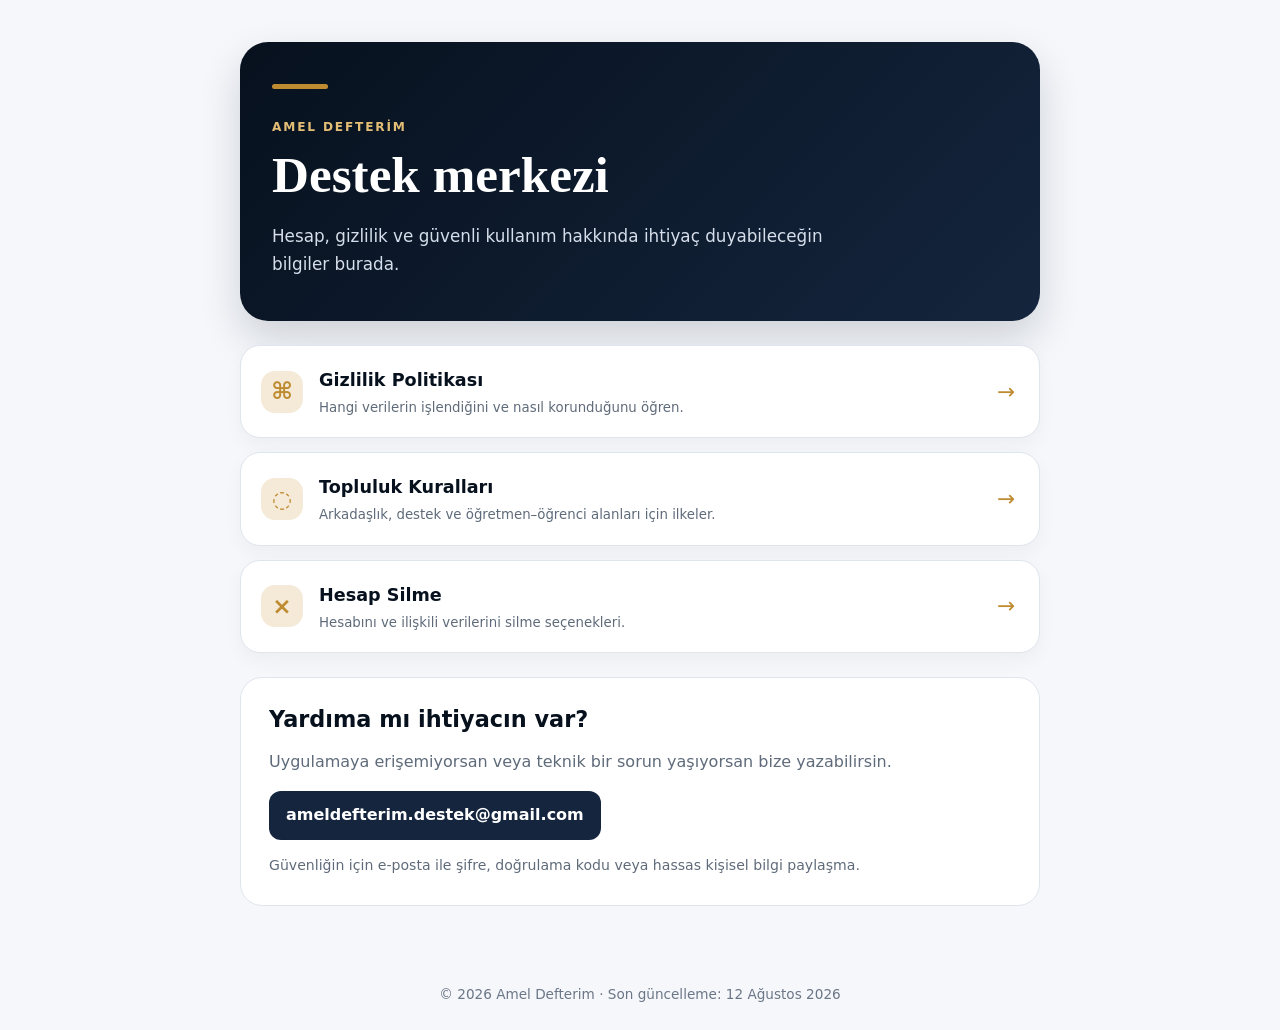
<file: index.html>
<!doctype html>
<html lang="tr">
  <head>
    <meta charset="utf-8">
    <meta name="viewport" content="width=device-width, initial-scale=1">
    <meta name="description" content="Amel Defterim destek, gizlilik ve hesap işlemleri sayfaları.">
    <title>Amel Defterim | Destek</title>
    <link rel="stylesheet" href="style.css">
  </head>
  <body>
    <main class="container">
      <header class="hero">
        <div class="road-mark" aria-hidden="true"></div>
        <p class="eyebrow">AMEL DEFTERİM</p>
        <h1>Destek merkezi</h1>
        <p class="intro">Hesap, gizlilik ve güvenli kullanım hakkında ihtiyaç duyabileceğin bilgiler burada.</p>
      </header>

      <section class="cards" aria-label="Destek bağlantıları">
        <a class="card" href="gizlilik-politikasi.html">
          <span class="icon">⌘</span>
          <span><strong>Gizlilik Politikası</strong><small>Hangi verilerin işlendiğini ve nasıl korunduğunu öğren.</small></span>
          <span class="arrow">→</span>
        </a>
        <a class="card" href="topluluk-kurallari.html">
          <span class="icon">◌</span>
          <span><strong>Topluluk Kuralları</strong><small>Arkadaşlık, destek ve öğretmen–öğrenci alanları için ilkeler.</small></span>
          <span class="arrow">→</span>
        </a>
        <a class="card" href="hesap-silme.html">
          <span class="icon">×</span>
          <span><strong>Hesap Silme</strong><small>Hesabını ve ilişkili verilerini silme seçenekleri.</small></span>
          <span class="arrow">→</span>
        </a>
      </section>

      <section class="help-box">
        <h2>Yardıma mı ihtiyacın var?</h2>
        <p>Uygulamaya erişemiyorsan veya teknik bir sorun yaşıyorsan bize yazabilirsin.</p>
        <a class="button" href="mailto:ameldefterim.destek@gmail.com">ameldefterim.destek@gmail.com</a>
        <p class="hint">Güvenliğin için e-posta ile şifre, doğrulama kodu veya hassas kişisel bilgi paylaşma.</p>
      </section>
    </main>
    <footer>© 2026 Amel Defterim · Son güncelleme: 12 Ağustos 2026</footer>
  </body>
</html>
</file>
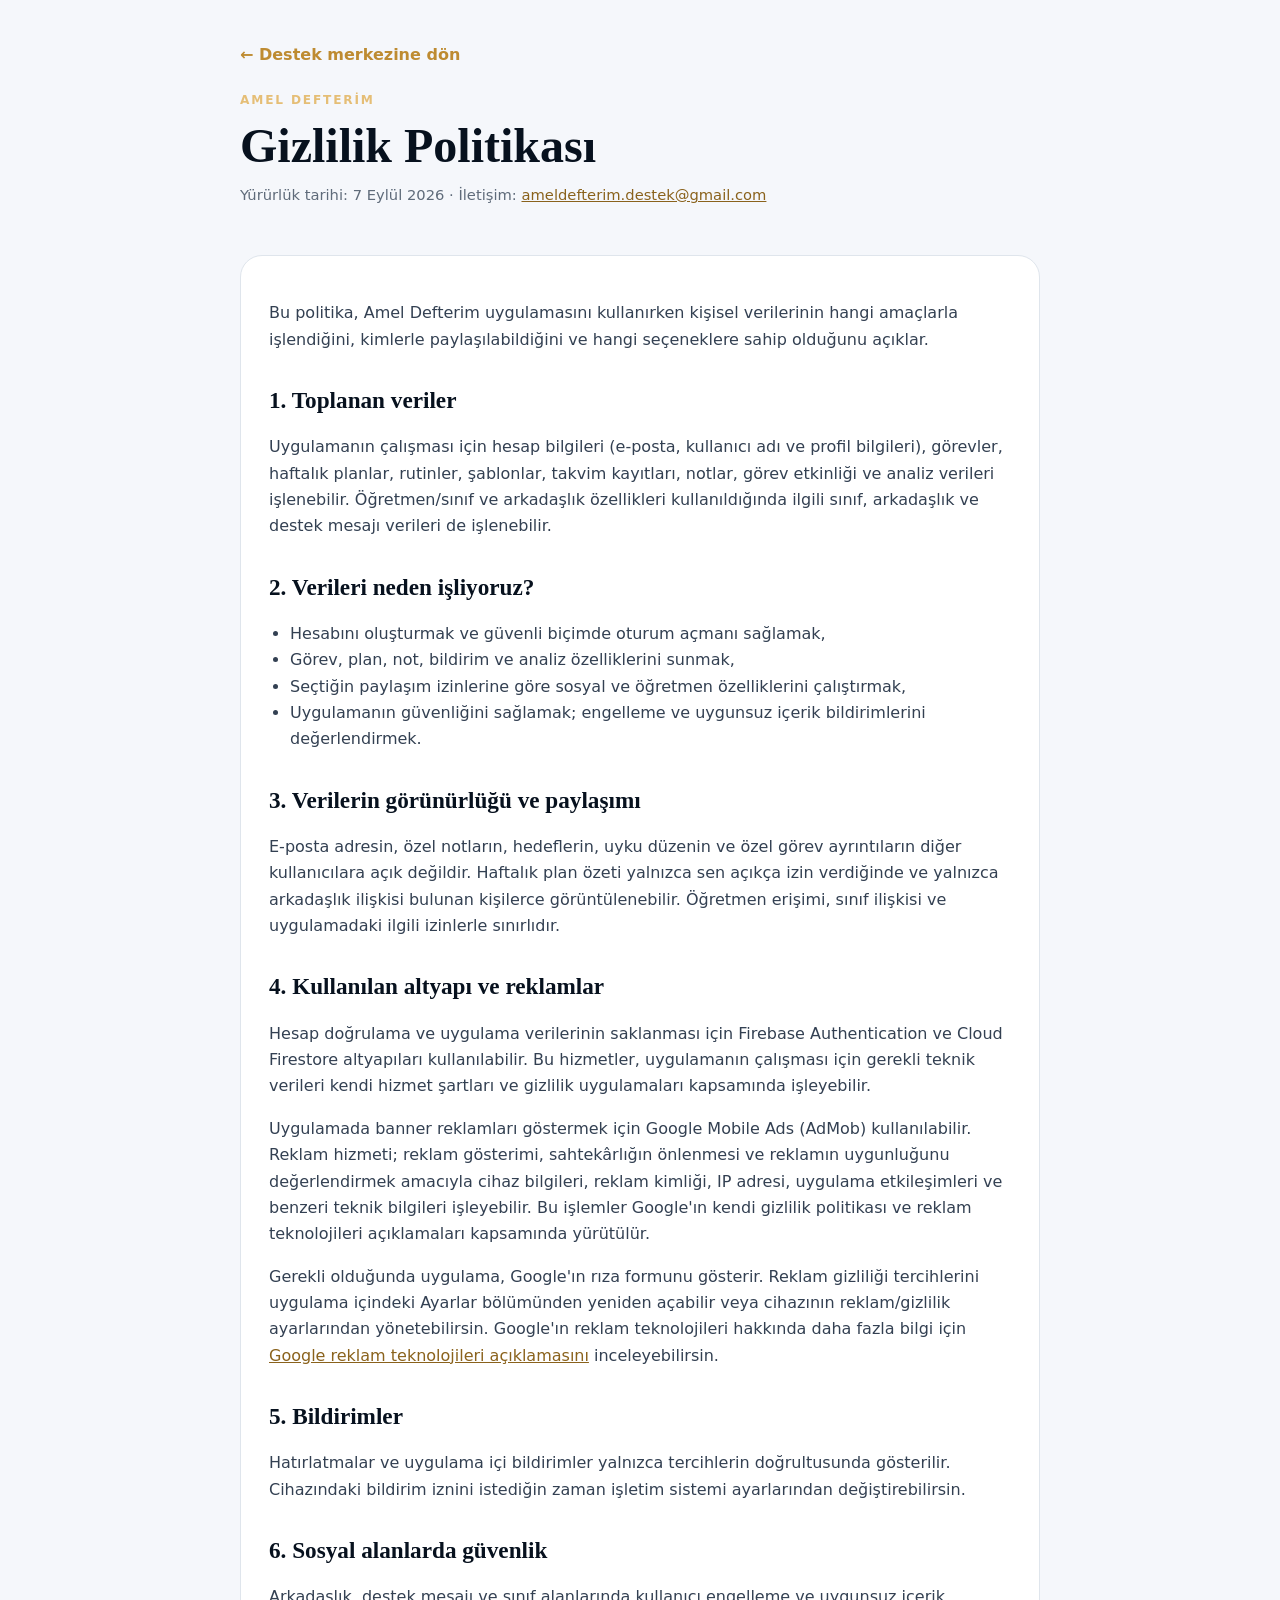
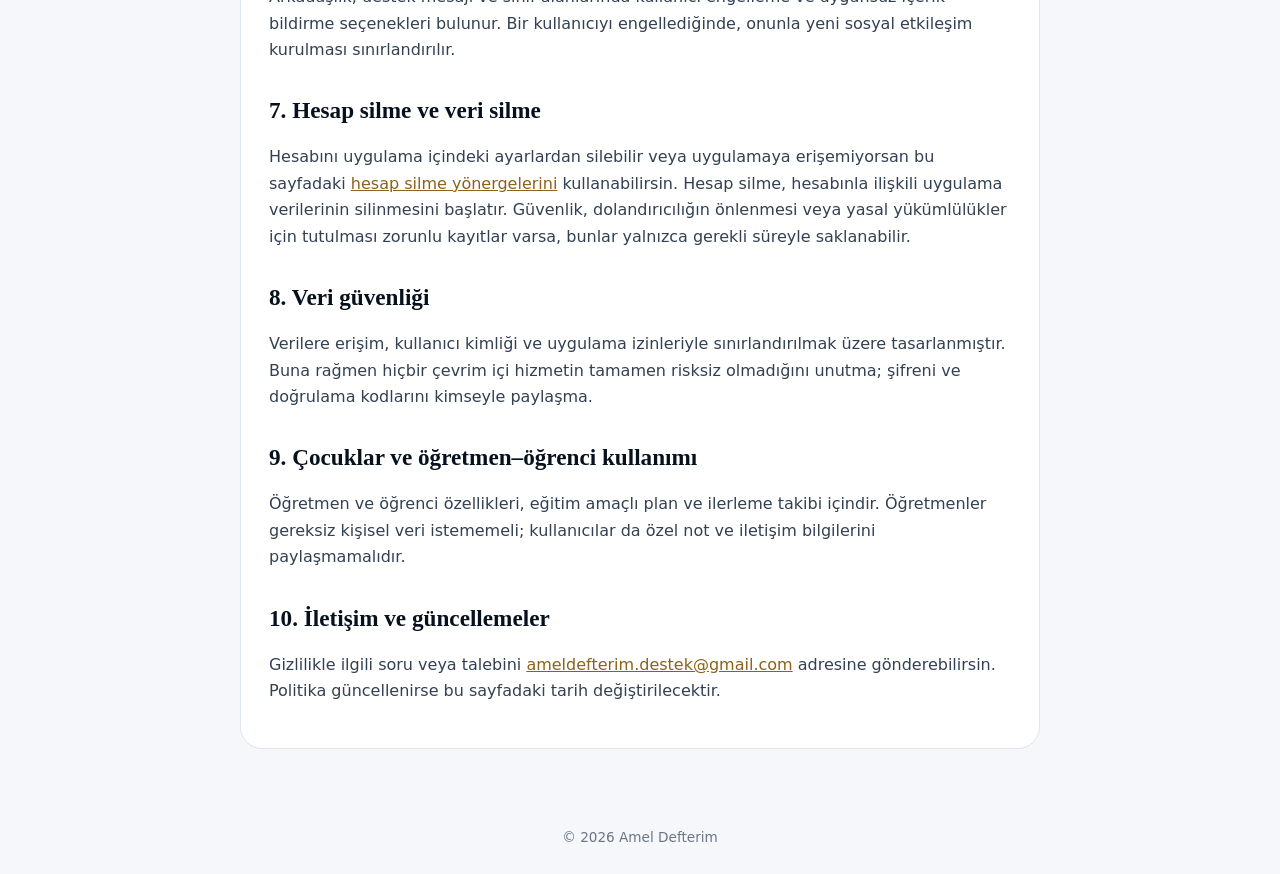
<file: gizlilik-politikasi.html>
<!doctype html>
<html lang="tr"><head><meta charset="utf-8"><meta name="viewport" content="width=device-width, initial-scale=1"><meta name="description" content="Amel Defterim Gizlilik Politikası."><title>Gizlilik Politikası | Amel Defterim</title><link rel="stylesheet" href="style.css"></head>
<body><main class="container"><header class="page-head"><a class="back" href="index.html">← Destek merkezine dön</a><p class="eyebrow">AMEL DEFTERİM</p><h1>Gizlilik Politikası</h1><p class="meta">Yürürlük tarihi: 7 Eylül 2026 · İletişim: <a href="mailto:ameldefterim.destek@gmail.com">ameldefterim.destek@gmail.com</a></p></header>
<article class="article"><p>Bu politika, Amel Defterim uygulamasını kullanırken kişisel verilerinin hangi amaçlarla işlendiğini, kimlerle paylaşılabildiğini ve hangi seçeneklere sahip olduğunu açıklar.</p>
<h2>1. Toplanan veriler</h2><p>Uygulamanın çalışması için hesap bilgileri (e-posta, kullanıcı adı ve profil bilgileri), görevler, haftalık planlar, rutinler, şablonlar, takvim kayıtları, notlar, görev etkinliği ve analiz verileri işlenebilir. Öğretmen/sınıf ve arkadaşlık özellikleri kullanıldığında ilgili sınıf, arkadaşlık ve destek mesajı verileri de işlenebilir.</p>
<h2>2. Verileri neden işliyoruz?</h2><ul><li>Hesabını oluşturmak ve güvenli biçimde oturum açmanı sağlamak,</li><li>Görev, plan, not, bildirim ve analiz özelliklerini sunmak,</li><li>Seçtiğin paylaşım izinlerine göre sosyal ve öğretmen özelliklerini çalıştırmak,</li><li>Uygulamanın güvenliğini sağlamak; engelleme ve uygunsuz içerik bildirimlerini değerlendirmek.</li></ul>
<h2>3. Verilerin görünürlüğü ve paylaşımı</h2><p>E-posta adresin, özel notların, hedeflerin, uyku düzenin ve özel görev ayrıntıların diğer kullanıcılara açık değildir. Haftalık plan özeti yalnızca sen açıkça izin verdiğinde ve yalnızca arkadaşlık ilişkisi bulunan kişilerce görüntülenebilir. Öğretmen erişimi, sınıf ilişkisi ve uygulamadaki ilgili izinlerle sınırlıdır.</p>
<h2>4. Kullanılan altyapı ve reklamlar</h2><p>Hesap doğrulama ve uygulama verilerinin saklanması için Firebase Authentication ve Cloud Firestore altyapıları kullanılabilir. Bu hizmetler, uygulamanın çalışması için gerekli teknik verileri kendi hizmet şartları ve gizlilik uygulamaları kapsamında işleyebilir.</p><p>Uygulamada banner reklamları göstermek için Google Mobile Ads (AdMob) kullanılabilir. Reklam hizmeti; reklam gösterimi, sahtekârlığın önlenmesi ve reklamın uygunluğunu değerlendirmek amacıyla cihaz bilgileri, reklam kimliği, IP adresi, uygulama etkileşimleri ve benzeri teknik bilgileri işleyebilir. Bu işlemler Google'ın kendi gizlilik politikası ve reklam teknolojileri açıklamaları kapsamında yürütülür.</p><p>Gerekli olduğunda uygulama, Google'ın rıza formunu gösterir. Reklam gizliliği tercihlerini uygulama içindeki Ayarlar bölümünden yeniden açabilir veya cihazının reklam/gizlilik ayarlarından yönetebilirsin. Google'ın reklam teknolojileri hakkında daha fazla bilgi için <a href="https://policies.google.com/technologies/ads">Google reklam teknolojileri açıklamasını</a> inceleyebilirsin.</p>
<h2>5. Bildirimler</h2><p>Hatırlatmalar ve uygulama içi bildirimler yalnızca tercihlerin doğrultusunda gösterilir. Cihazındaki bildirim iznini istediğin zaman işletim sistemi ayarlarından değiştirebilirsin.</p>
<h2>6. Sosyal alanlarda güvenlik</h2><p>Arkadaşlık, destek mesajı ve sınıf alanlarında kullanıcı engelleme ve uygunsuz içerik bildirme seçenekleri bulunur. Bir kullanıcıyı engellediğinde, onunla yeni sosyal etkileşim kurulması sınırlandırılır.</p>
<h2>7. Hesap silme ve veri silme</h2><p>Hesabını uygulama içindeki ayarlardan silebilir veya uygulamaya erişemiyorsan bu sayfadaki <a href="hesap-silme.html">hesap silme yönergelerini</a> kullanabilirsin. Hesap silme, hesabınla ilişkili uygulama verilerinin silinmesini başlatır. Güvenlik, dolandırıcılığın önlenmesi veya yasal yükümlülükler için tutulması zorunlu kayıtlar varsa, bunlar yalnızca gerekli süreyle saklanabilir.</p>
<h2>8. Veri güvenliği</h2><p>Verilere erişim, kullanıcı kimliği ve uygulama izinleriyle sınırlandırılmak üzere tasarlanmıştır. Buna rağmen hiçbir çevrim içi hizmetin tamamen risksiz olmadığını unutma; şifreni ve doğrulama kodlarını kimseyle paylaşma.</p>
<h2>9. Çocuklar ve öğretmen–öğrenci kullanımı</h2><p>Öğretmen ve öğrenci özellikleri, eğitim amaçlı plan ve ilerleme takibi içindir. Öğretmenler gereksiz kişisel veri istememeli; kullanıcılar da özel not ve iletişim bilgilerini paylaşmamalıdır.</p>
<h2>10. İletişim ve güncellemeler</h2><p>Gizlilikle ilgili soru veya talebini <a href="mailto:ameldefterim.destek@gmail.com">ameldefterim.destek@gmail.com</a> adresine gönderebilirsin. Politika güncellenirse bu sayfadaki tarih değiştirilecektir.</p></article></main><footer>© 2026 Amel Defterim</footer></body></html>
</file>
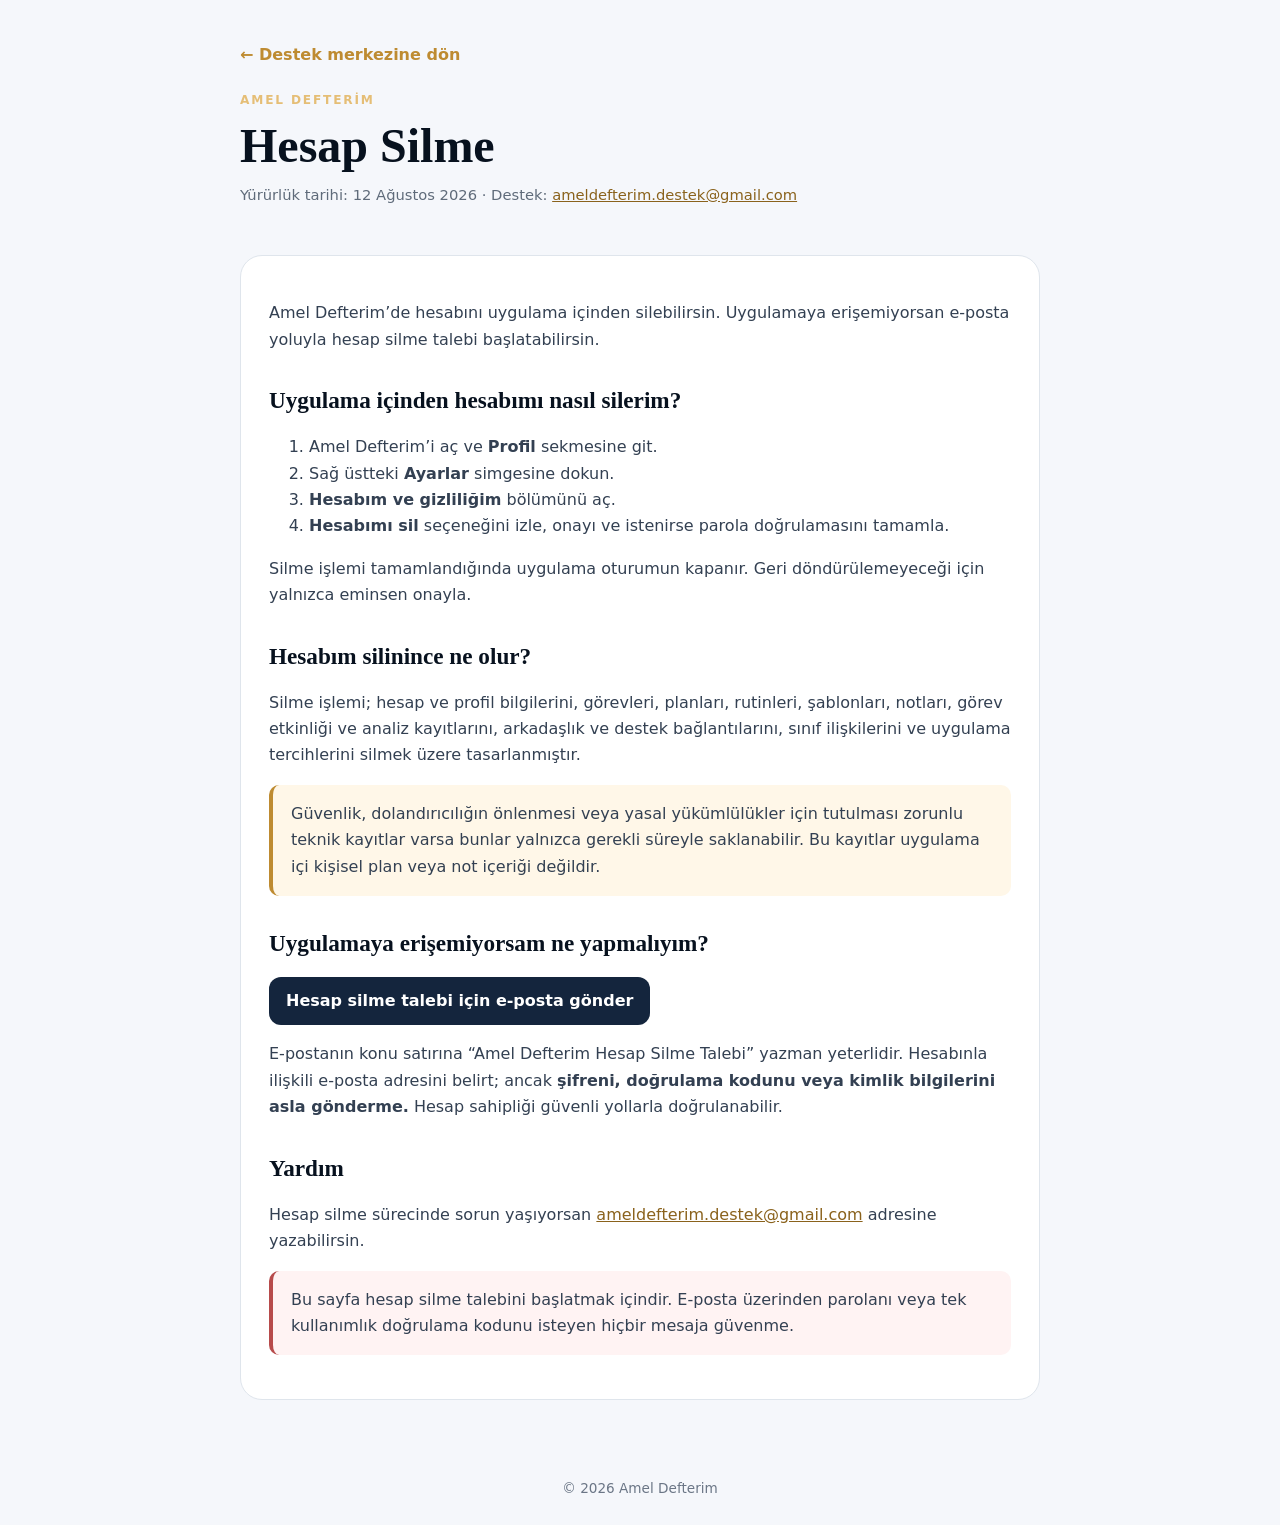
<file: hesap-silme.html>
<!doctype html>
<html lang="tr"><head><meta charset="utf-8"><meta name="viewport" content="width=device-width, initial-scale=1"><meta name="description" content="Amel Defterim hesap silme ve veri silme yönergeleri."><title>Hesap Silme | Amel Defterim</title><link rel="stylesheet" href="style.css"></head>
<body><main class="container"><header class="page-head"><a class="back" href="index.html">← Destek merkezine dön</a><p class="eyebrow">AMEL DEFTERİM</p><h1>Hesap Silme</h1><p class="meta">Yürürlük tarihi: 12 Ağustos 2026 · Destek: <a href="mailto:ameldefterim.destek@gmail.com">ameldefterim.destek@gmail.com</a></p></header>
<article class="article"><p>Amel Defterim’de hesabını uygulama içinden silebilirsin. Uygulamaya erişemiyorsan e-posta yoluyla hesap silme talebi başlatabilirsin.</p>
<h2>Uygulama içinden hesabımı nasıl silerim?</h2><ol><li>Amel Defterim’i aç ve <strong>Profil</strong> sekmesine git.</li><li>Sağ üstteki <strong>Ayarlar</strong> simgesine dokun.</li><li><strong>Hesabım ve gizliliğim</strong> bölümünü aç.</li><li><strong>Hesabımı sil</strong> seçeneğini izle, onayı ve istenirse parola doğrulamasını tamamla.</li></ol>
<p>Silme işlemi tamamlandığında uygulama oturumun kapanır. Geri döndürülemeyeceği için yalnızca eminsen onayla.</p>
<h2>Hesabım silinince ne olur?</h2><p>Silme işlemi; hesap ve profil bilgilerini, görevleri, planları, rutinleri, şablonları, notları, görev etkinliği ve analiz kayıtlarını, arkadaşlık ve destek bağlantılarını, sınıf ilişkilerini ve uygulama tercihlerini silmek üzere tasarlanmıştır.</p>
<p class="note">Güvenlik, dolandırıcılığın önlenmesi veya yasal yükümlülükler için tutulması zorunlu teknik kayıtlar varsa bunlar yalnızca gerekli süreyle saklanabilir. Bu kayıtlar uygulama içi kişisel plan veya not içeriği değildir.</p>
<h2>Uygulamaya erişemiyorsam ne yapmalıyım?</h2><p><a class="button" href="mailto:ameldefterim.destek@gmail.com?subject=Amel%20Defterim%20Hesap%20Silme%20Talebi">Hesap silme talebi için e-posta gönder</a></p>
<p>E-postanın konu satırına “Amel Defterim Hesap Silme Talebi” yazman yeterlidir. Hesabınla ilişkili e-posta adresini belirt; ancak <strong>şifreni, doğrulama kodunu veya kimlik bilgilerini asla gönderme.</strong> Hesap sahipliği güvenli yollarla doğrulanabilir.</p>
<h2>Yardım</h2><p>Hesap silme sürecinde sorun yaşıyorsan <a href="mailto:ameldefterim.destek@gmail.com">ameldefterim.destek@gmail.com</a> adresine yazabilirsin.</p>
<p class="danger-note">Bu sayfa hesap silme talebini başlatmak içindir. E-posta üzerinden parolanı veya tek kullanımlık doğrulama kodunu isteyen hiçbir mesaja güvenme.</p></article></main><footer>© 2026 Amel Defterim</footer></body></html>
</file>
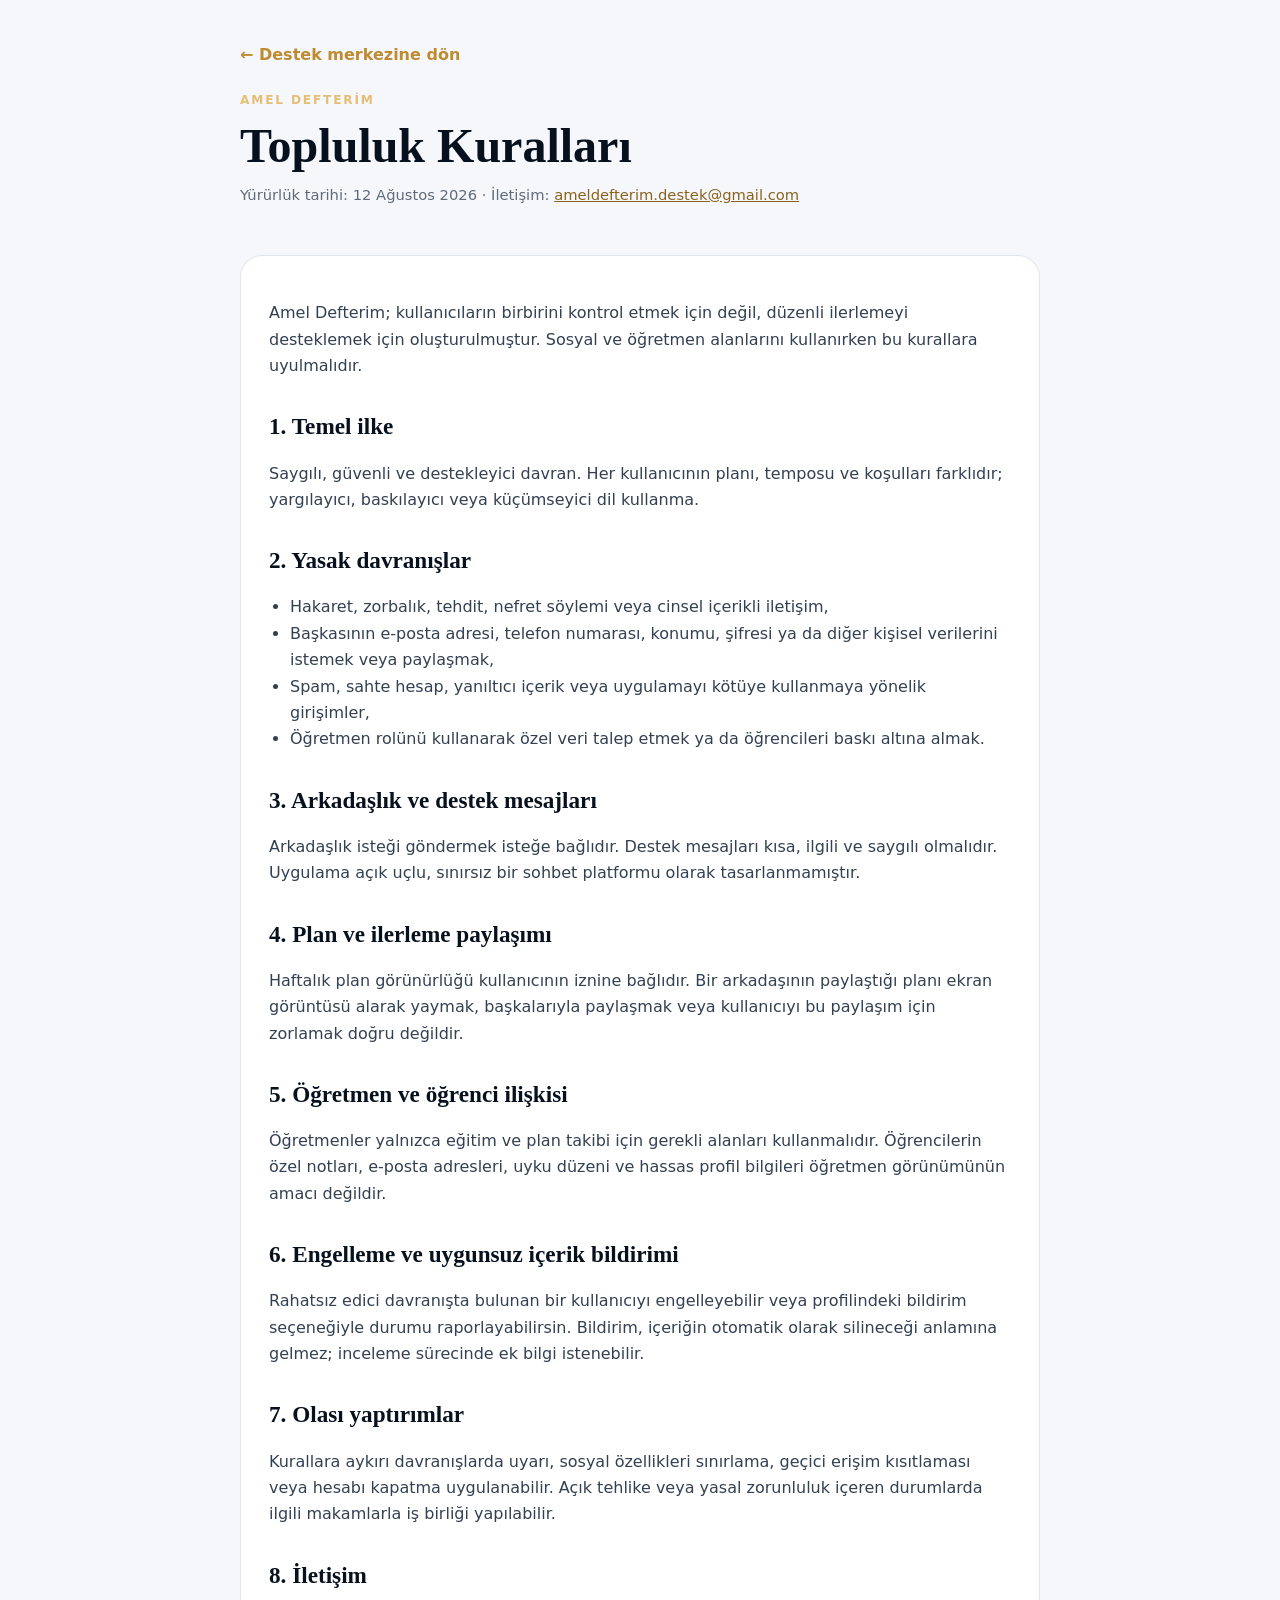
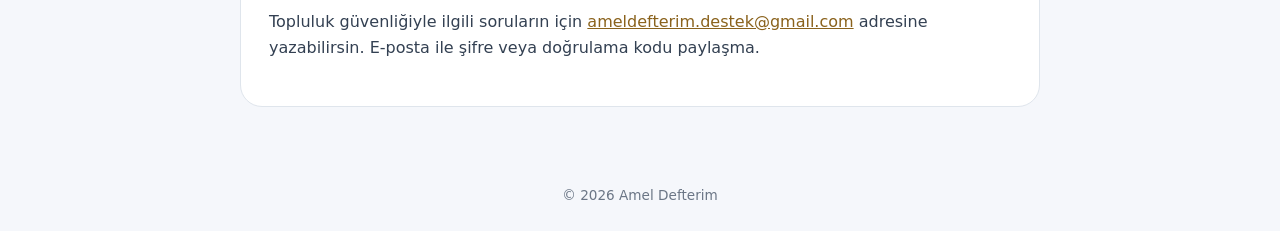
<file: topluluk-kurallari.html>
<!doctype html>
<html lang="tr"><head><meta charset="utf-8"><meta name="viewport" content="width=device-width, initial-scale=1"><meta name="description" content="Amel Defterim Topluluk Kuralları."><title>Topluluk Kuralları | Amel Defterim</title><link rel="stylesheet" href="style.css"></head>
<body><main class="container"><header class="page-head"><a class="back" href="index.html">← Destek merkezine dön</a><p class="eyebrow">AMEL DEFTERİM</p><h1>Topluluk Kuralları</h1><p class="meta">Yürürlük tarihi: 12 Ağustos 2026 · İletişim: <a href="mailto:ameldefterim.destek@gmail.com">ameldefterim.destek@gmail.com</a></p></header>
<article class="article"><p>Amel Defterim; kullanıcıların birbirini kontrol etmek için değil, düzenli ilerlemeyi desteklemek için oluşturulmuştur. Sosyal ve öğretmen alanlarını kullanırken bu kurallara uyulmalıdır.</p>
<h2>1. Temel ilke</h2><p>Saygılı, güvenli ve destekleyici davran. Her kullanıcının planı, temposu ve koşulları farklıdır; yargılayıcı, baskılayıcı veya küçümseyici dil kullanma.</p>
<h2>2. Yasak davranışlar</h2><ul><li>Hakaret, zorbalık, tehdit, nefret söylemi veya cinsel içerikli iletişim,</li><li>Başkasının e-posta adresi, telefon numarası, konumu, şifresi ya da diğer kişisel verilerini istemek veya paylaşmak,</li><li>Spam, sahte hesap, yanıltıcı içerik veya uygulamayı kötüye kullanmaya yönelik girişimler,</li><li>Öğretmen rolünü kullanarak özel veri talep etmek ya da öğrencileri baskı altına almak.</li></ul>
<h2>3. Arkadaşlık ve destek mesajları</h2><p>Arkadaşlık isteği göndermek isteğe bağlıdır. Destek mesajları kısa, ilgili ve saygılı olmalıdır. Uygulama açık uçlu, sınırsız bir sohbet platformu olarak tasarlanmamıştır.</p>
<h2>4. Plan ve ilerleme paylaşımı</h2><p>Haftalık plan görünürlüğü kullanıcının iznine bağlıdır. Bir arkadaşının paylaştığı planı ekran görüntüsü alarak yaymak, başkalarıyla paylaşmak veya kullanıcıyı bu paylaşım için zorlamak doğru değildir.</p>
<h2>5. Öğretmen ve öğrenci ilişkisi</h2><p>Öğretmenler yalnızca eğitim ve plan takibi için gerekli alanları kullanmalıdır. Öğrencilerin özel notları, e-posta adresleri, uyku düzeni ve hassas profil bilgileri öğretmen görünümünün amacı değildir.</p>
<h2>6. Engelleme ve uygunsuz içerik bildirimi</h2><p>Rahatsız edici davranışta bulunan bir kullanıcıyı engelleyebilir veya profilindeki bildirim seçeneğiyle durumu raporlayabilirsin. Bildirim, içeriğin otomatik olarak silineceği anlamına gelmez; inceleme sürecinde ek bilgi istenebilir.</p>
<h2>7. Olası yaptırımlar</h2><p>Kurallara aykırı davranışlarda uyarı, sosyal özellikleri sınırlama, geçici erişim kısıtlaması veya hesabı kapatma uygulanabilir. Açık tehlike veya yasal zorunluluk içeren durumlarda ilgili makamlarla iş birliği yapılabilir.</p>
<h2>8. İletişim</h2><p>Topluluk güvenliğiyle ilgili soruların için <a href="mailto:ameldefterim.destek@gmail.com">ameldefterim.destek@gmail.com</a> adresine yazabilirsin. E-posta ile şifre veya doğrulama kodu paylaşma.</p></article></main><footer>© 2026 Amel Defterim</footer></body></html>
</file>
<file: style.css>
:root {
  --navy: #07111e;
  --navy-soft: #14253d;
  --gold: #be8b31;
  --gold-soft: #f5ead7;
  --ink: #1a2534;
  --muted: #5f6b7a;
  --paper: #f5f7fb;
  --white: #ffffff;
  --line: #dfe5ec;
}

* { box-sizing: border-box; }
html { scroll-behavior: smooth; }
body {
  margin: 0;
  color: var(--ink);
  background: var(--paper);
  font-family: Inter, ui-sans-serif, system-ui, -apple-system, "Segoe UI", sans-serif;
  font-size: 16px;
  line-height: 1.65;
}
.container { width: min(100% - 32px, 800px); margin: 0 auto; padding: 42px 0 52px; }
.hero { border-radius: 28px; padding: 42px 32px; color: var(--white); background: linear-gradient(135deg, var(--navy), var(--navy-soft)); box-shadow: 0 18px 42px rgba(7,17,30,.16); }
.road-mark { width: 56px; height: 5px; margin-bottom: 28px; border-radius: 999px; background: var(--gold); }
.eyebrow { margin: 0 0 7px; color: #e5be76; letter-spacing: .15em; font-size: .76rem; font-weight: 800; }
h1, h2, h3 { color: var(--navy); line-height: 1.2; }
.hero h1 { margin: 0; color: var(--white); font-family: Georgia, "Times New Roman", serif; font-size: clamp(2rem, 7vw, 3.2rem); }
.hero .intro { max-width: 570px; margin: 18px 0 0; color: #d5deea; font-size: 1.05rem; }
.cards { display: grid; gap: 14px; margin: 24px 0; }
.card { display: grid; grid-template-columns: 44px 1fr 22px; align-items: center; gap: 14px; padding: 20px; color: inherit; text-decoration: none; background: var(--white); border: 1px solid var(--line); border-radius: 20px; box-shadow: 0 8px 20px rgba(7,17,30,.04); transition: transform .18s ease, border-color .18s ease, box-shadow .18s ease; }
.card:hover, .card:focus-visible { transform: translateY(-2px); border-color: var(--gold); box-shadow: 0 12px 24px rgba(7,17,30,.10); }
.card strong { display: block; color: var(--navy); font-size: 1.1rem; }
.card small { display: block; margin-top: 3px; color: var(--muted); line-height: 1.45; }
.icon { display: grid; place-items: center; width: 42px; height: 42px; color: var(--gold); font-size: 1.45rem; font-weight: 800; background: var(--gold-soft); border-radius: 14px; }
.arrow { color: var(--gold); font-size: 1.35rem; }
.help-box, .article { margin-top: 24px; padding: 28px; background: var(--white); border: 1px solid var(--line); border-radius: 22px; }
.help-box h2 { margin: 0; font-size: 1.4rem; }
.help-box p { color: var(--muted); }
.button { display: inline-block; padding: 11px 17px; color: var(--white); font-weight: 700; text-decoration: none; background: var(--navy-soft); border-radius: 12px; }
.hint { margin-bottom: 0; font-size: .88rem; }
.page-head { padding-bottom: 24px; }
.back { display: inline-block; margin-bottom: 22px; color: var(--gold); font-weight: 800; text-decoration: none; }
.page-head h1 { margin: 0; font-family: Georgia, "Times New Roman", serif; font-size: clamp(2rem, 7vw, 3rem); }
.meta { margin: 8px 0 0; color: var(--muted); font-size: .92rem; }
.article h2 { margin-top: 34px; font-family: Georgia, "Times New Roman", serif; font-size: 1.45rem; }
.article h2:first-child { margin-top: 0; }
.article h3 { margin-top: 22px; font-size: 1.05rem; }
.article p, .article li { color: #334052; }
.article ul { padding-left: 21px; }
.note { padding: 16px 18px; color: #57451f; background: #fff7e8; border-left: 4px solid var(--gold); border-radius: 10px; }
.danger-note { padding: 16px 18px; color: #6b3030; background: #fff3f3; border-left: 4px solid #b74b4b; border-radius: 10px; }
a { color: #8a621c; }
footer { padding: 25px 16px; color: #6b7686; text-align: center; font-size: .85rem; }
@media (max-width: 560px) { .container { width: min(100% - 24px, 800px); padding-top: 18px; } .hero { padding: 34px 24px; border-radius: 22px; } .article, .help-box { padding: 23px 20px; border-radius: 18px; } }
</file>
